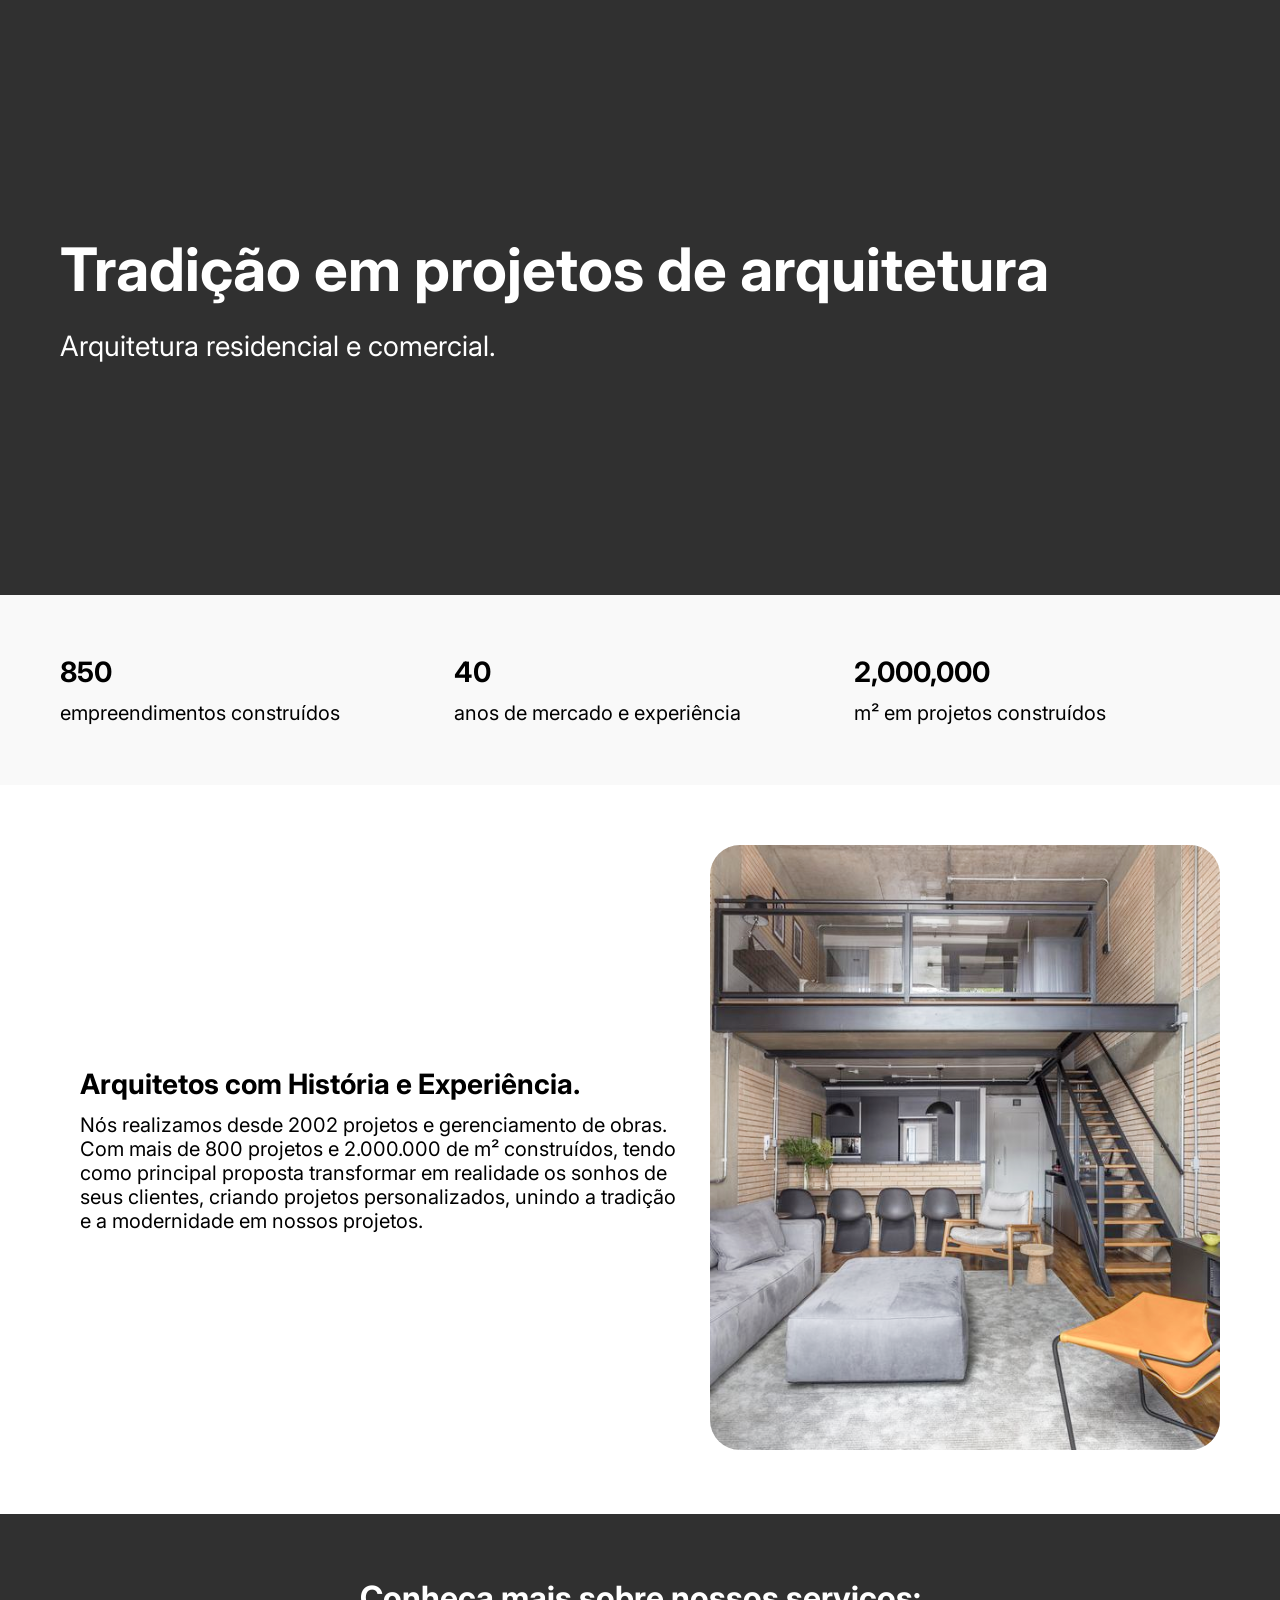
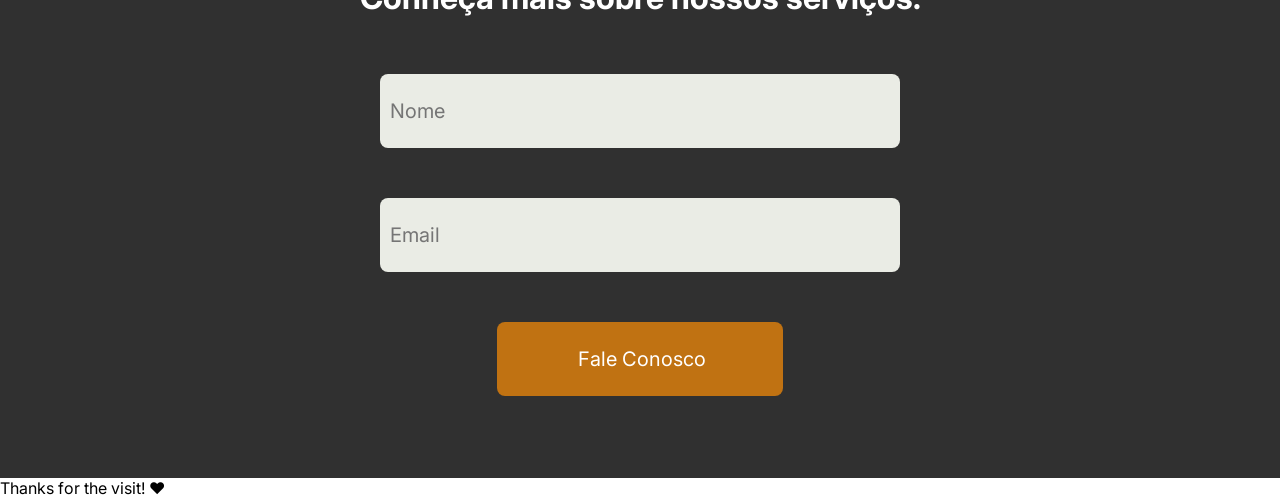
<file: index.html>
<!DOCTYPE html>
<html lang="pt-br">
<head>
    <meta charset="UTF-8">
    <meta name="viewport" content="width=device-width, initial-scale=1.0">
    <link rel="stylesheet" href="style.css">
    <link rel="preconnect" href="https://fonts.googleapis.com">
    <link rel="preconnect" href="https://fonts.gstatic.com" crossorigin>
    <link href="https://fonts.googleapis.com/css2?family=Inter:ital,opsz,wght@0,14..32,100..900;1,14..32,100..900&family=Roboto:ital,wght@0,100..900;1,100..900&display=swap" rel="stylesheet">

    <title>RID217620_Desafio01</title>
</head>
<body>
    <!--SEÇÃO SUPERIOR-->
    <div id="menu-superior">
        <h1 id="titulo-menu-superior">Tradição em projetos de arquitetura</h1>
        <p id="texto-menu-superior">Arquitetura residencial e comercial.</p>
    </div>
    <!--SEÇÃO DE INFORMAÇÕES-->
    <div id="menu-informacional">
        <div class="info-content">
        <h2 class="texto-informativo">850</h2>
        <p>empreendimentos construídos</p>
        </div>
        <div class="info-content">
        <h2 class="texto-informativo">40</h2>
        <p>anos de mercado e experiência </p>
        </div>
        <div class="info-content">
        <h2 class="texto-informativo">2,000,000</h2>
        <p>m² em projetos construídos</p>
        </div>
    </div>
    <!--SEÇÃO HISTÓRIA-->
    <div>
        <div id="historia">
            <div class="historia-content">
            <h2 class="texto-informativo">Arquitetos com História e Experiência.</h2>
            <p>Nós realizamos desde 2002 projetos e gerenciamento de obras. Com mais de 800 projetos e 2.000.000 de m² construídos, tendo como principal proposta transformar em realidade os sonhos de seus clientes, criando projetos personalizados, unindo a tradição e a modernidade em nossos projetos.</p></div>

            <div class="historia-content">
                <img src="imagens/foto.svg" alt="ERRO">
            </div>
        </div>
    </div>
    <!--SEÇÃO HISTÓRIA-->
    <div id="formulario">
        <h3 id="titulo-form">Conheça mais sobre nossos serviços:</h3>

        <form action="https://api.sheetmonkey.io/form/ad4gvgtctmdmy5gkLCosE3" method="post">
        <div>
        <input type="text" placeholder="Nome" name="Name" required>
        <br>
        <input type="email" placeholder="Email" name="Email" required>
        <br>
        <input type="hidden" name="Created" value="x-sheetmonkey-current-date-time" />
        </div>
        <div>
            <button type="submit">Fale Conosco</button>
        </div>
        </form>
    </div>
    <div>
        Thanks for the visit! ♥
    </div>
    
</body>
</html>
</file>
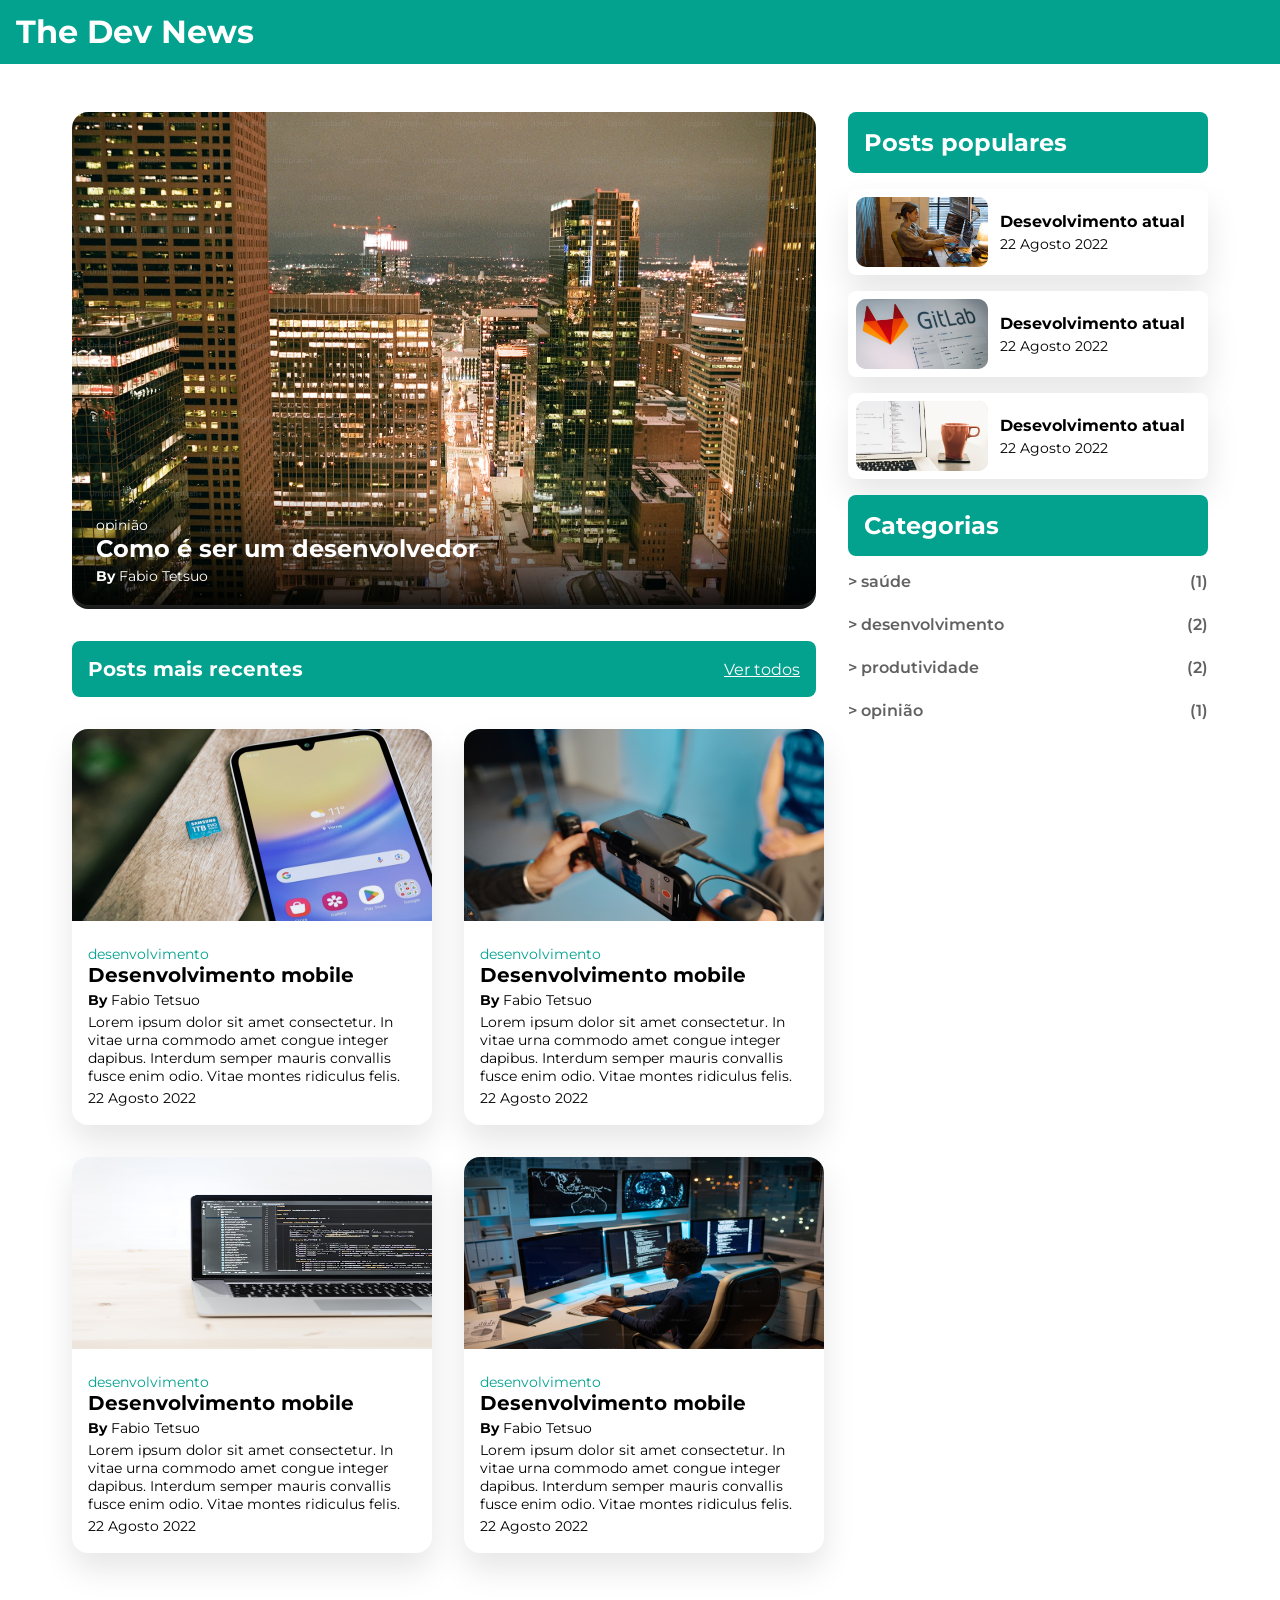
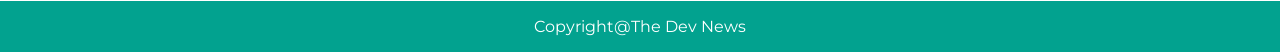
<file: RID217620_Desafio01/index.html>
<!DOCTYPE html>
<html lang="en">
<head>
    <meta charset="UTF-8">
    <meta name="viewport" content="width=device-width, initial-scale=1.0">
    <link rel="stylesheet" href="style.css">
    <link rel="preconnect" href="https://fonts.googleapis.com">
    <link rel="preconnect" href="https://fonts.gstatic.com" crossorigin>
    <link href="https://fonts.googleapis.com/css2?family=Montserrat:ital,wght@0,100..900;1,100..900&display=swap" rel="stylesheet">
    <title>RID217620_Desafio01</title>
</head>
<body>
    <nav>
        <h1>The Dev News</h1>
    </nav>

    <main class="flex">
        <section id="principal">
            <section class="post-principal">
                    <img class="main-image" src="./images/predios.jpg" alt="">
                    
                    <div id="texts">
                    <p>opinião</p>
                    <h2>Como é ser um desenvolvedor</h2>
                    <p><b>By</b> Fabio Tetsuo</p>
                    </div>
                </section>

                
            <section id="recent-posts">
                <header>
                    <h3>Posts mais recentes</h3>
                    <a href="#">Ver todos</a>
                </header>

                <div id="recent-posts-content">
                    <div class="cards">
                        <img src="./images/card-1.jpg" alt="">
                        
                        <div class="card-text">
                        <p class="label">desenvolvimento</p>
                        <h3>Desenvolvimento mobile</h3>
                        <p><b>By</b> Fabio Tetsuo</p>
                        <p>Lorem ipsum dolor sit amet consectetur. In <br>vitae urna commodo amet congue integer <br>dapibus. Interdum semper mauris convallis <br>fusce enim odio. Vitae montes ridiculus felis.</p>
                        <p>22 Agosto 2022</p>
                        </div>
                    </div>

                    <div class="cards">
                        <img src="./images/card-2.jpg" alt="">
                        
                        <div class="card-text">
                        <p class="label">desenvolvimento</p>
                        <h3>Desenvolvimento mobile</h3>
                        <p><b>By</b> Fabio Tetsuo</p>
                        <p>Lorem ipsum dolor sit amet consectetur. In <br>vitae urna commodo amet congue integer <br>dapibus. Interdum semper mauris convallis <br>fusce enim odio. Vitae montes ridiculus felis.</p>
                        <p>22 Agosto 2022</p>
                        </div>
                    </div>

                    <div class="cards">
                        <img src="./images/card-3.jpg" alt="">
                        
                        <div class="card-text">
                        <p class="label">desenvolvimento</p>
                        <h3>Desenvolvimento mobile</h3>
                        <p><b>By</b> Fabio Tetsuo</p>
                        <p>Lorem ipsum dolor sit amet consectetur. In <br>vitae urna commodo amet congue integer <br>dapibus. Interdum semper mauris convallis <br>fusce enim odio. Vitae montes ridiculus felis.</p>
                        <p>22 Agosto 2022</p>
                        </div>
                    </div>

                    <div class="cards">
                        <img src="./images/card-4.jpg" alt="">
                        
                        <div class="card-text">
                        <p class="label">desenvolvimento</p>
                        <h3>Desenvolvimento mobile</h3>
                        <p><b>By</b> Fabio Tetsuo</p>
                        <p>Lorem ipsum dolor sit amet consectetur. In <br>vitae urna commodo amet congue integer <br>dapibus. Interdum semper mauris convallis <br>fusce enim odio. Vitae montes ridiculus felis.</p>
                        <p>22 Agosto 2022</p>
                        </div>
                    </div>

                </div>
            </section>
        </section>
    <aside>
            <section id="post-populares">
                <header><h2>Posts populares</h2></header>
                <div class="card-post-populares">
                    <img src="./images/card-5.svg" alt="">
                    <div class="posts-populares-texts">
                        <h4>Desevolvimento atual</h4>
                        <p>22 Agosto 2022</p>
                    </div>
                </div>
                <div class="card-post-populares">
                    <img src="./images/card-6.svg" alt="">
                    <div class="posts-populares-texts">
                        <h4>Desevolvimento atual</h4>
                        <p>22 Agosto 2022</p>
                    </div>
                </div>
                <div class="card-post-populares">
                    <img src="./images/card-7.svg" alt="">
                    <div class="posts-populares-texts">
                        <h4>Desevolvimento atual</h4>
                        <p>22 Agosto 2022</p>
                    </div>
                </div>
            </section>


            <section id="categorias">
            <header><h2>Categorias</h2></header>
            <div id="lista">
                <ul>
                    <li> <a href="#">> saúde</a><div>(1)</div></li>
                    <li> <a href="#">> desenvolvimento</a><div>(2)</div></li>
                    <li> <a href="#">> produtividade</a><div>(2)</div></li>
                    <li> <a href="#">> opinião</a><div>(1)</div></li>
                </ul>
            </div>

            </section>
            
    </aside>
    </main> 


    <footer>
        Copyright@The Dev News

    </footer>

</body>
</html>
</file>
<file: style.css>
* {
    font-family: Inter;
    margin: 0;
}

p{
    font-size: 20px;
}

#menu-superior {
    background-color: #303030;
    color: #fff;
    height: 475px;
    align-content: center;
    padding: 60px;

}

#titulo-menu-superior {
    font-size: 60px;
    padding-bottom: 24px;
}

#texto-menu-superior {
    font-size: 28px;
}

.texto-informativo {
    padding-bottom: 12px;
    font-size: 28px;
}

.info-content {
    justify-items: center;
}

#menu-informacional {
    display: grid;
    grid-auto-flow: column;
    columns: auto;    
    padding: 60px;
    background-color: #F9F9F9;
    align-content: center;
}

#historia {
    display: grid;
    grid-auto-flow: column;
    padding: 60px;
}

.historia-content {
    margin-left: 20px;
    align-content: center;
}

#formulario {
    background-color: #303030;
    color: #fff;
    height: auto;
    padding: 32px;
}

#titulo-form {
    font-size: 32px;
    text-align: center;
    padding: 32px;
}

form {
    text-align: center;

}

input {
    font-size: 20px;
    width: 508px;
    height: 72px;
    background-color: #EAECE5;
    margin: 25px;
    border: 0px;
    border-radius: 8px;
    padding-left: 10px;
}

button {
    background-color: #C07212;
    color: #fff;
    margin: 25px;
    border: 0px;
    border-radius: 8px;
    padding-left: 10px;
    width: 286px;
    height: 74px;
    margin-bottom: 50px;
    font-size: 20px;
    cursor: pointer;
}
</file>
<file: RID217620_Desafio01/style.css>
* {
    margin: 0;    
    font-family: "Montserrat", sans-serif;
}

h1 {
    color: #FFFFFF;
    font-size: 2rem;
    font-weight: 700;
    line-height: 100%;
}

h2 {
    font-size: 1.5rem;
    font-weight: 700;
    color: #FFFFFF;
}

h3 {
    font-size: 1.25rem;
    font-weight: 700;
}

p {
    font-size: 0.875rem;
    margin-top: 0.25rem;
}

.label {
    color: #02A28F;
}
nav {
    width: auto;
    padding: 1rem;
    background-color: #02A28F;

}
header {
    color: #FFFFFF;
    background-color: #02A28F;
    display: flex;
    padding: 1rem;
    border-radius: 0.5rem;
    justify-content: space-between;
    flex-direction: row;
    align-items: center;
}

header > a {
    color: #FFFFFF;
}

.flex {
    display: flex;
    flex-direction: row;
    flex-wrap: wrap;
    justify-content: center;
    align-items: flex-start;
}

#principal {
    display: flex;
    flex-direction: column;
    gap: 2rem;
    width: 46.5rem;
}

.post-principal {
    position: relative;
    display: inline;
}

#texts {
    background-color: transparent;
    background-image: linear-gradient(transparent 0rem, rgba(0, 0, 0, 0.5) 60%, rgba(0, 0, 0, 0.9) 100%);
    position: absolute;
    left: 0rem;
    bottom: 0rem;
    padding: 1.5rem;
    width: 43.5rem;
    border-radius: 1rem;
    color: #FFFFFF;
}

aside {
    width: 22.5rem;
    margin-left: 2rem;
}

main {
    margin: 3rem;
}

.main-image {
    border-radius: 1rem;
    width: 100%;
}


#recent-posts-content {
    margin-top: 2rem;
    display: grid;
    grid-template-columns: 1fr 1fr;
    gap: 2rem;
}

.cards {
    background: #ffffff;
    width: 22.5rem;
    height: 24.75rem;
    border-radius: 1rem;
    box-shadow: 0 1rem 2rem 0 #0000001A;
}

.cards > img {
    width: 22.5rem;
    height: 12rem;
    border-top-left-radius: 1rem;
    border-top-right-radius: 1rem;

}
.cards > .card-text {
    width: fit-content;
    padding: 1rem;
    border-bottom-right-radius: 1rem;
    border-bottom-left-radius: 1rem;
    background-color: #ffffff;

}

#post-populares {
    width: 100%;
}

.card-post-populares {
    display: flex;
    align-items: center;
    margin: 1rem 0 1rem 0;
    padding: 0.5rem;
    background-color: #ffffff;
    border-radius: 0.5rem;
    box-shadow: 0 1rem 2rem 0 #0000001A;

}

.posts-populares-texts {
    margin-left: 0.75rem;
}

ul {
    padding-left: 0;
}

li {
    font-size: 1rem;
    font-weight: 600;
    color:#616161;
    display: flex;
    align-items: center;
    justify-content: space-between;
    margin: 0.5rem 0 0.5rem 0;
    padding:  0.5rem 0 0.5rem 0;
}

li > a {
    text-decoration: none;
    color:#616161;
}

footer {
    background-color: #02A28F;
    padding: 1rem;
    color: #FFFFFF;
    text-align: center;
}

@media only screen and (min-width:768px) and (max-width: 1024px) {
    aside {
        margin: 0;
    }

    #post-populares {
        margin-top: 1rem;        
    }

    #categorias {
        margin-top: 1rem;    
    }
    #lista {
        width: auto;
    }

    ul {
        width: 100%;
    }

    li {
        display: flex;
        align-items: center;
        justify-content: space-between;
        margin: 0.5rem 0 0.5rem 0;
        padding: 0.5rem 0 0.5rem 0;
    }

}

@media only screen and (min-width:385px) and (max-width: 767px) {
    h1 {
        font-size: 1.75rem;
    }

    nav {
        padding: 1rem 0.5rem 1rem 0.5rem;
        background-color: #02A28F;
        text-align: center;
    }

    main {
        margin: 1rem;
    }  

    .main-image {
        border-radius: 1rem;
        width: 100%;
    }

    #texts {
        padding: 0.75rem;
        width: auto;
        color: #FFFFFF;
    }

    .post-principal {
        width: auto;
        margin: 0;
        align-items: center;
    }
    
    #recent-posts {
        width: auto;
    }

    #recent-posts-content {
        display: flex; 
        flex-direction: column;
        align-items: center;
        gap: 2rem;
    }

    .cards > img {
        width: 100%;
    }

    .cards > .card-text {
        padding: 0.5rem;
        width: auto;
    }

    aside {
        margin: 0;
    }

    #post-populares {
        margin-top: 1rem;        
    }

    #categorias {
        margin-top: 1rem;    
    }
    #lista {
        width: auto;
    }

    ul {
        width: 100%;
    }

    li {
        display: flex;
        align-items: center;
        justify-content: space-between;
        margin: 0.5rem 0 0.5rem 0;
        padding: 0.5rem 0 0.5rem 0;
    }

}

@media only screen and (max-width: 384px) {

    nav {
        padding: 1rem 0.5rem 1rem 0.5rem;
        background-color: #02A28F;
        text-align: center;
    }

    main {
        margin: 1rem;
    }  

    .main-image {
        border-radius: 1rem;
        width: 100%;
        height: 100%;
    }

    #texts {
        padding: 0.75rem;
        width: auto;
        color: #FFFFFF;
    }

    .post-principal {
        width: auto;
        margin: 0;
        align-items: center;
    }
    
    #recent-posts {
        width: auto;
    }

    #recent-posts-content {
        display: flex; 
        flex-direction: column;
        gap: 2rem;
    }

    .cards {
        width: auto;
        height: auto;
    }

    .cards > img {
        width: 100%;
    }

    .cards > .card-text {
        padding: 0.5rem;
        width: auto;
    }

    aside {
        margin: 0;
    }

    #post-populares {
        margin-top: 1rem;        
    }

    #categorias {
        margin-top: 1rem;    
    }
    #lista {
        width: auto;
    }

    ul {
        width: 100%;
    }

    li {
        display: flex;
        align-items: center;
        justify-content: space-between;
        margin: 0.5rem 0 0.5rem 0;
        padding: 0.5rem 0 0.5rem 0;
    }

}
</file>
